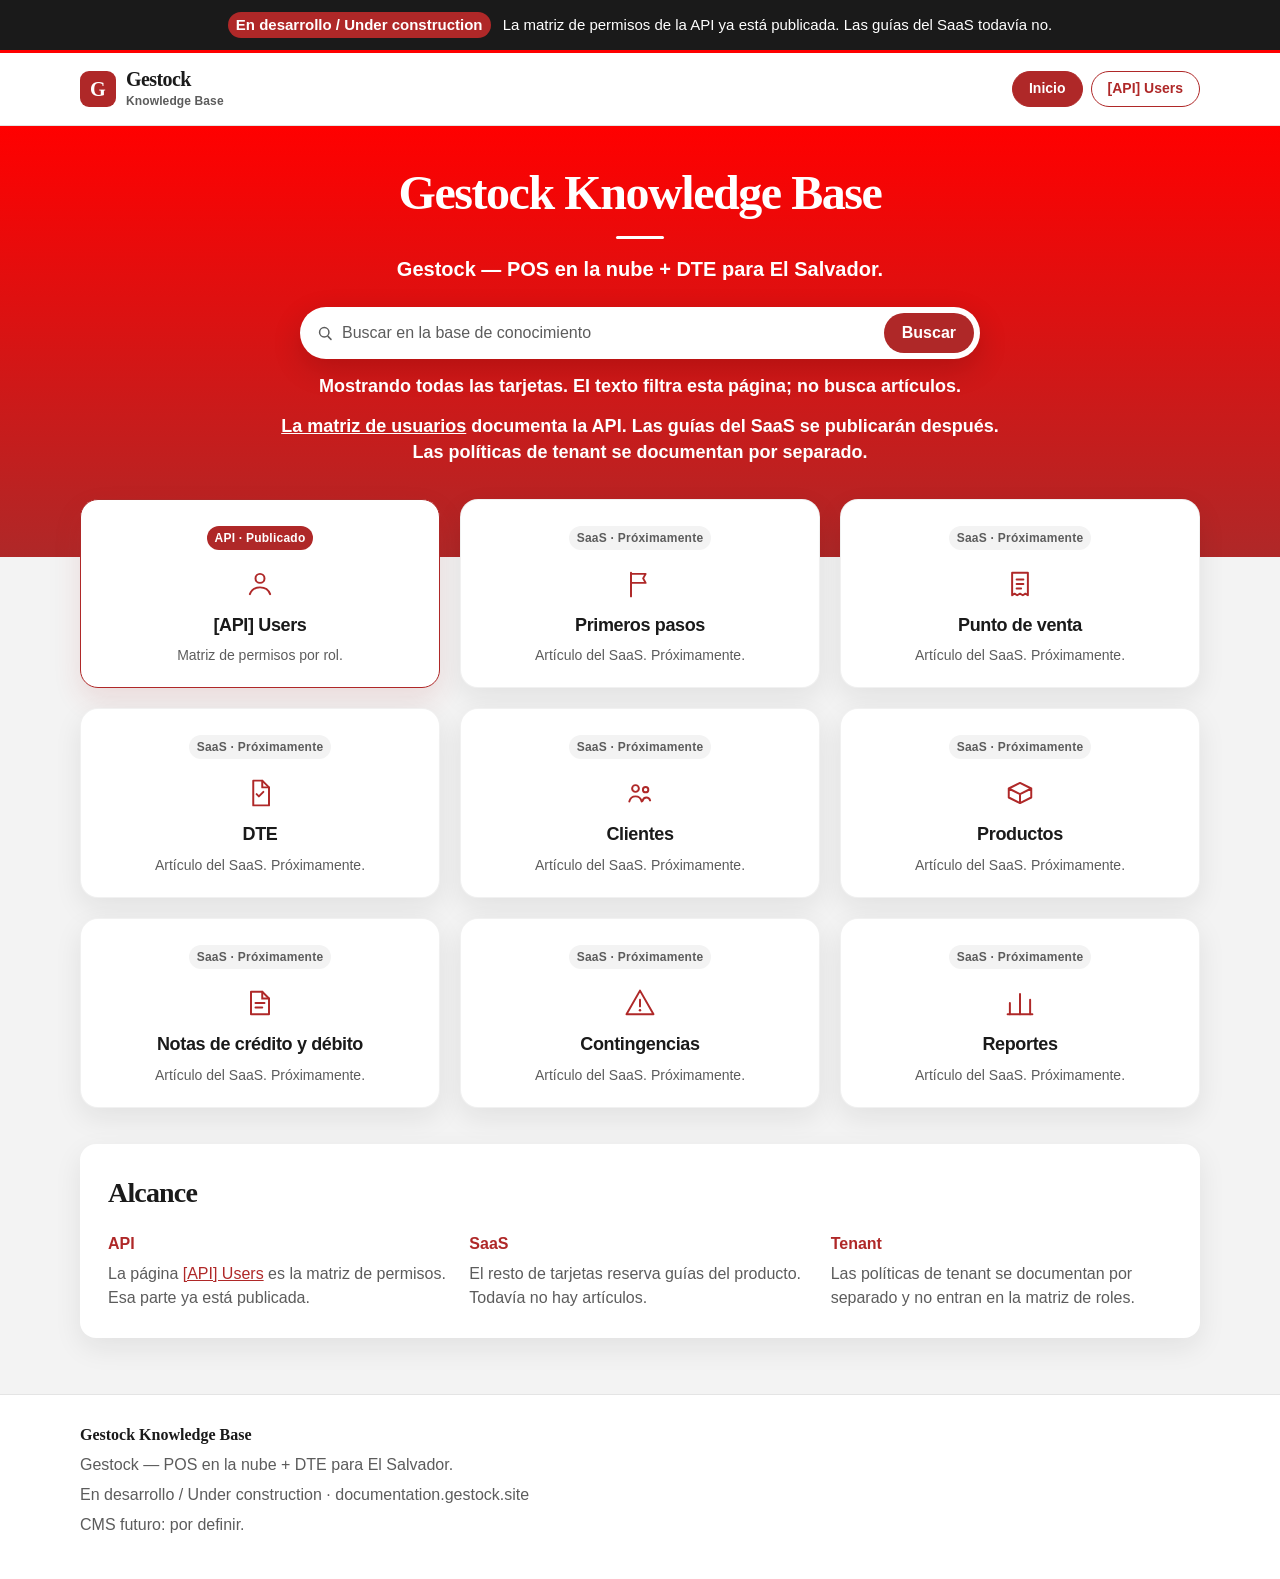
<file: index.html>
<!DOCTYPE html>
<html lang="es">
<head>
  <meta charset="utf-8">
  <meta name="viewport" content="width=device-width, initial-scale=1">
  <title>Gestock Knowledge Base</title>
  <meta name="description" content="Gestock — POS en la nube + DTE para El Salvador. Base de conocimiento en desarrollo.">
  <link rel="canonical" href="https://documentation.gestock.site/">
  <meta property="og:title" content="Gestock Knowledge Base">
  <meta property="og:description" content="Gestock — POS en la nube + DTE para El Salvador.">
  <meta property="og:type" content="website">
  <meta property="og:url" content="https://documentation.gestock.site/">
  <link rel="icon" href="assets/favicon.svg" type="image/svg+xml">
  <link rel="stylesheet" href="assets/css/site.css">
</head>
<body>
  <a class="skip" href="#contenido">Saltar al contenido</a>
  <div class="banner" role="status">
    <p><span class="banner-kicker">En desarrollo / Under construction</span> La matriz de permisos de la API ya está publicada. Las guías del SaaS todavía no.</p>
  </div>
  <header class="site-header">
    <div class="wrap header-inner">
      <a class="brand" href="index.html">
        <svg class="brand-mark" viewBox="0 0 32 32" aria-hidden="true">
          <rect width="32" height="32" rx="8" fill="#af2828"/>
          <text x="16" y="22" text-anchor="middle" font-family="Georgia, 'Times New Roman', serif" font-size="18" font-weight="700" fill="#ffffff">G</text>
        </svg>
        <span class="brand-text">
          <span class="brand-name">Gestock</span>
          <span class="brand-sub">Knowledge Base</span>
        </span>
      </a>
      <nav class="nav" aria-label="Principal">
        <a href="index.html" aria-current="page">Inicio</a>
        <a href="api/users.html">[API] Users</a>
      </nav>
    </div>
  </header>
  <main id="contenido">
    <section class="hero">
      <div class="wrap">
        <h1>Gestock Knowledge Base</h1>
        <p class="lead">Gestock — POS en la nube + DTE para El Salvador.</p>
        <form id="kb-search-form" class="search" role="search" action="index.html" method="get">
          <label class="sr-only" for="kb-search">Buscar en la base de conocimiento</label>
          <svg class="search-icon" viewBox="0 0 24 24" aria-hidden="true">
            <circle cx="11" cy="11" r="6.25" fill="none" stroke="currentColor" stroke-width="2"/>
            <path d="M16 16.5L20 20.5" fill="none" stroke="currentColor" stroke-width="2" stroke-linecap="round"/>
          </svg>
          <input id="kb-search" name="q" type="search" placeholder="Buscar en la base de conocimiento" autocomplete="off" enterkeyhint="search">
          <button type="submit">Buscar</button>
        </form>
        <p id="search-status" class="search-status" aria-live="polite">Mostrando todas las tarjetas. El texto filtra esta página; no busca artículos.</p>
        <p class="hero-note"><a href="api/users.html">La matriz de usuarios</a> documenta la API. Las guías del SaaS se publicarán después. Las políticas de tenant se documentan por separado.</p>
        <noscript>
          <p class="hero-note">Sin JavaScript se listan todas las tarjetas. El filtro local no corre.</p>
        </noscript>
      </div>
    </section>
    <div class="wrap">
      <section id="tarjetas" class="directory" aria-label="Secciones">
        <a class="card card-live" href="api/users.html" data-search="api users usuarios roles permiso permisos matriz superadmin org_admin store_admin user companies stores sales customers products credit_notes debit_notes dte dashboard correlatives tax_info hacienda_access contingencies download_pdf download_bulk">
          <span class="badge badge-live">API · Publicado</span>
          <svg class="icon" viewBox="0 0 32 32" aria-hidden="true">
            <circle cx="16" cy="11" r="4" fill="none" stroke="currentColor" stroke-width="1.75"/>
            <path d="M7 25c1.4-4 4.4-6 9-6s7.6 2 9 6" fill="none" stroke="currentColor" stroke-width="1.75" stroke-linecap="round"/>
          </svg>
          <h2>[API] Users</h2>
          <p>Matriz de permisos por rol.</p>
        </a>
        <article class="card" data-search="primeros pasos arranque inicio guia saas">
          <span class="badge">SaaS · Próximamente</span>
          <svg class="icon" viewBox="0 0 32 32" aria-hidden="true">
            <path d="M8 27V6M8 7h13l-2.2 4 2.2 4H8" fill="none" stroke="currentColor" stroke-width="1.75" stroke-linejoin="round" stroke-linecap="round"/>
          </svg>
          <h2>Primeros pasos</h2>
          <p>Artículo del SaaS. Próximamente.</p>
        </article>
        <article class="card" data-search="punto de venta pos guia saas">
          <span class="badge">SaaS · Próximamente</span>
          <svg class="icon" viewBox="0 0 32 32" aria-hidden="true">
            <path d="M9 6h14v20l-2.2-1.4L18.5 26l-2.5-1.4L13.5 26l-2.3-1.4L9 26V6z" fill="none" stroke="currentColor" stroke-width="1.75" stroke-linejoin="round"/>
            <path d="M13 12h6M13 16h6M13 20h4" fill="none" stroke="currentColor" stroke-width="1.75" stroke-linecap="round"/>
          </svg>
          <h2>Punto de venta</h2>
          <p>Artículo del SaaS. Próximamente.</p>
        </article>
        <article class="card" data-search="dte documento tributario documentos guia saas">
          <span class="badge">SaaS · Próximamente</span>
          <svg class="icon" viewBox="0 0 32 32" aria-hidden="true">
            <path d="M10 5h8l6 6v16H10V5z" fill="none" stroke="currentColor" stroke-width="1.75" stroke-linejoin="round"/>
            <path d="M18 5v6h6M13 17l2 2 4-4" fill="none" stroke="currentColor" stroke-width="1.75" stroke-linecap="round" stroke-linejoin="round"/>
          </svg>
          <h2>DTE</h2>
          <p>Artículo del SaaS. Próximamente.</p>
        </article>
        <article class="card" data-search="clientes customers guia saas">
          <span class="badge">SaaS · Próximamente</span>
          <svg class="icon" viewBox="0 0 32 32" aria-hidden="true">
            <circle cx="12" cy="12" r="3" fill="none" stroke="currentColor" stroke-width="1.75"/>
            <circle cx="21" cy="13" r="2.4" fill="none" stroke="currentColor" stroke-width="1.75"/>
            <path d="M6.5 23.5c.8-3 2.8-4.5 5.5-4.5s4.7 1.5 5.5 4.5M18.2 23.2c.5-2 1.8-3.2 3.5-3.2 1.6 0 2.8 1 3.3 2.6" fill="none" stroke="currentColor" stroke-width="1.75" stroke-linecap="round"/>
          </svg>
          <h2>Clientes</h2>
          <p>Artículo del SaaS. Próximamente.</p>
        </article>
        <article class="card" data-search="productos products guia saas">
          <span class="badge">SaaS · Próximamente</span>
          <svg class="icon" viewBox="0 0 32 32" aria-hidden="true">
            <path d="M6 12 16 7l10 5-10 5L6 12zM6 12v8l10 5 10-5v-8M16 17v8" fill="none" stroke="currentColor" stroke-width="1.75" stroke-linejoin="round" stroke-linecap="round"/>
          </svg>
          <h2>Productos</h2>
          <p>Artículo del SaaS. Próximamente.</p>
        </article>
        <article class="card" data-search="notas credito debito credit_notes debit_notes guia saas">
          <span class="badge">SaaS · Próximamente</span>
          <svg class="icon" viewBox="0 0 32 32" aria-hidden="true">
            <path d="M8 6h10l6 6v14H8V6z" fill="none" stroke="currentColor" stroke-width="1.75" stroke-linejoin="round"/>
            <path d="M18 6v6h6M12 16h8M12 20h6" fill="none" stroke="currentColor" stroke-width="1.75" stroke-linecap="round"/>
          </svg>
          <h2>Notas de crédito y débito</h2>
          <p>Artículo del SaaS. Próximamente.</p>
        </article>
        <article class="card" data-search="contingencias contingencies guia saas">
          <span class="badge">SaaS · Próximamente</span>
          <svg class="icon" viewBox="0 0 32 32" aria-hidden="true">
            <path d="M16 5 28 26H4L16 5z" fill="none" stroke="currentColor" stroke-width="1.75" stroke-linejoin="round"/>
            <path d="M16 13v6" fill="none" stroke="currentColor" stroke-width="1.75" stroke-linecap="round"/>
            <circle cx="16" cy="22.5" r="1.1" fill="currentColor"/>
          </svg>
          <h2>Contingencias</h2>
          <p>Artículo del SaaS. Próximamente.</p>
        </article>
        <article class="card" data-search="reportes dashboard pdf guia saas">
          <span class="badge">SaaS · Próximamente</span>
          <svg class="icon" viewBox="0 0 32 32" aria-hidden="true">
            <path d="M7 26V16M16 26V8M25 26V13" fill="none" stroke="currentColor" stroke-width="1.75" stroke-linecap="round"/>
            <path d="M5 26h22" fill="none" stroke="currentColor" stroke-width="1.75" stroke-linecap="round"/>
          </svg>
          <h2>Reportes</h2>
          <p>Artículo del SaaS. Próximamente.</p>
        </article>
      </section>
      <p id="search-empty" class="empty" hidden>Ninguna tarjeta coincide. El buscador de artículos depende del CMS, que sigue por definir.</p>
      <section class="scope" aria-labelledby="alcance-titulo">
        <h2 id="alcance-titulo">Alcance</h2>
        <dl>
          <div>
            <dt>API</dt>
            <dd>La página <a href="api/users.html">[API] Users</a> es la matriz de permisos. Esa parte ya está publicada.</dd>
          </div>
          <div>
            <dt>SaaS</dt>
            <dd>El resto de tarjetas reserva guías del producto. Todavía no hay artículos.</dd>
          </div>
          <div>
            <dt>Tenant</dt>
            <dd>Las políticas de tenant se documentan por separado y no entran en la matriz de roles.</dd>
          </div>
        </dl>
      </section>
    </div>
  </main>
  <footer class="site-footer">
    <div class="wrap">
      <p class="footer-brand">Gestock Knowledge Base</p>
      <p>Gestock — POS en la nube + DTE para El Salvador.</p>
      <p>En desarrollo / Under construction · documentation.gestock.site</p>
      <p>CMS futuro: por definir.</p>
    </div>
  </footer>
  <script src="assets/js/search.js"></script>
</body>
</html>
</file>
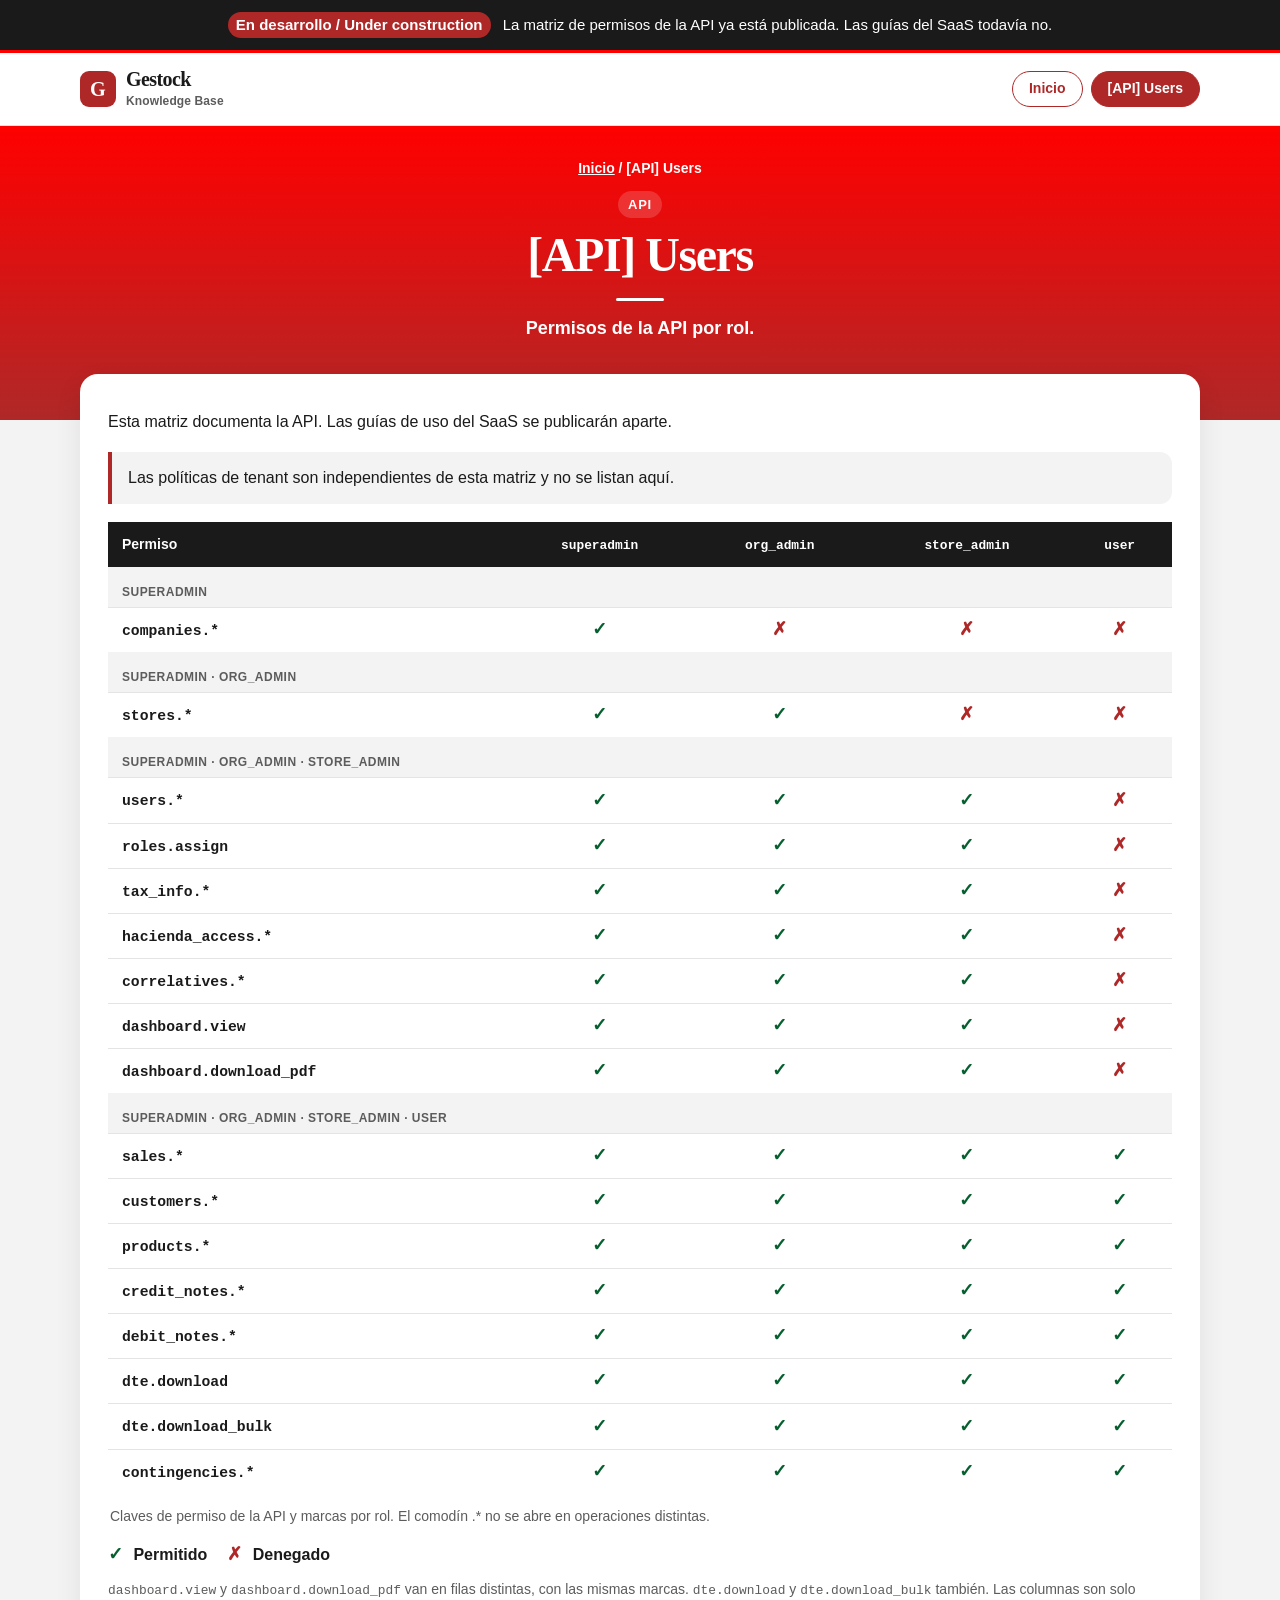
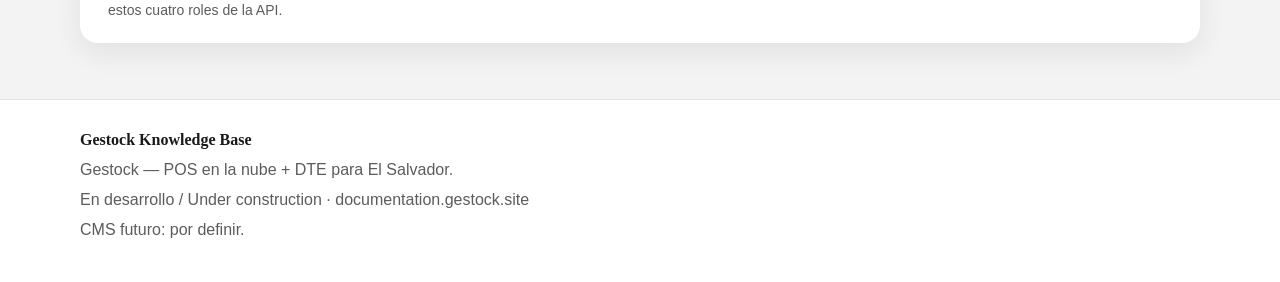
<file: api/users.html>
<!DOCTYPE html>
<html lang="es">
<head>
  <meta charset="utf-8">
  <meta name="viewport" content="width=device-width, initial-scale=1">
  <title>[API] Users · Gestock Knowledge Base</title>
  <meta name="description" content="Matriz de permisos de la API de Gestock por rol: superadmin, org_admin, store_admin y user.">
  <link rel="canonical" href="https://documentation.gestock.site/api/users.html">
  <meta property="og:title" content="[API] Users · Gestock Knowledge Base">
  <meta property="og:description" content="Permisos de la API por rol. Las políticas de tenant se documentan por separado.">
  <meta property="og:type" content="article">
  <meta property="og:url" content="https://documentation.gestock.site/api/users.html">
  <link rel="icon" href="../assets/favicon.svg" type="image/svg+xml">
  <link rel="stylesheet" href="../assets/css/site.css">
</head>
<body>
  <a class="skip" href="#contenido">Saltar al contenido</a>
  <div class="banner" role="status">
    <p><span class="banner-kicker">En desarrollo / Under construction</span> La matriz de permisos de la API ya está publicada. Las guías del SaaS todavía no.</p>
  </div>
  <header class="site-header">
    <div class="wrap header-inner">
      <a class="brand" href="../index.html">
        <svg class="brand-mark" viewBox="0 0 32 32" aria-hidden="true">
          <rect width="32" height="32" rx="8" fill="#af2828"/>
          <text x="16" y="22" text-anchor="middle" font-family="Georgia, 'Times New Roman', serif" font-size="18" font-weight="700" fill="#ffffff">G</text>
        </svg>
        <span class="brand-text">
          <span class="brand-name">Gestock</span>
          <span class="brand-sub">Knowledge Base</span>
        </span>
      </a>
      <nav class="nav" aria-label="Principal">
        <a href="../index.html">Inicio</a>
        <a href="users.html" aria-current="page">[API] Users</a>
      </nav>
    </div>
  </header>
  <main id="contenido">
    <section class="page-hero">
      <div class="wrap">
        <p class="crumb"><a href="../index.html">Inicio</a> <span aria-hidden="true">/</span> [API] Users</p>
        <p class="eyebrow">API</p>
        <h1>[API] Users</h1>
        <p class="deck">Permisos de la API por rol.</p>
      </div>
    </section>
    <div class="wrap">
      <article class="panel">
        <p class="lede" id="matriz-nota">Esta matriz documenta la API. Las guías de uso del SaaS se publicarán aparte.</p>
        <p class="callout" id="tenant-nota">Las políticas de tenant son independientes de esta matriz y no se listan aquí.</p>
        <p class="scroll-hint">En pantallas angostas, desliza la tabla para ver los cuatro roles.</p>
        <div class="table-scroll">
          <table id="matriz" aria-describedby="matriz-nota tenant-nota">
            <caption>Claves de permiso de la API y marcas por rol. El comodín .* no se abre en operaciones distintas.</caption>
            <thead>
              <tr>
                <th scope="col">Permiso</th>
                <th scope="col"><code translate="no">superadmin</code></th>
                <th scope="col"><code translate="no">org_admin</code></th>
                <th scope="col"><code translate="no">store_admin</code></th>
                <th scope="col"><code translate="no">user</code></th>
              </tr>
            </thead>
            <tbody>
              <tr class="group"><td colspan="5">superadmin</td></tr>
              <tr data-permission="companies.*">
                <th scope="row"><code translate="no">companies.*</code></th>
                <td data-access="yes"><span class="mark yes" aria-label="Permitido">✓</span></td>
                <td data-access="no"><span class="mark no" aria-label="Denegado">✗</span></td>
                <td data-access="no"><span class="mark no" aria-label="Denegado">✗</span></td>
                <td data-access="no"><span class="mark no" aria-label="Denegado">✗</span></td>
              </tr>
              <tr class="group"><td colspan="5">superadmin · org_admin</td></tr>
              <tr data-permission="stores.*">
                <th scope="row"><code translate="no">stores.*</code></th>
                <td data-access="yes"><span class="mark yes" aria-label="Permitido">✓</span></td>
                <td data-access="yes"><span class="mark yes" aria-label="Permitido">✓</span></td>
                <td data-access="no"><span class="mark no" aria-label="Denegado">✗</span></td>
                <td data-access="no"><span class="mark no" aria-label="Denegado">✗</span></td>
              </tr>
              <tr class="group"><td colspan="5">superadmin · org_admin · store_admin</td></tr>
              <tr data-permission="users.*">
                <th scope="row"><code translate="no">users.*</code></th>
                <td data-access="yes"><span class="mark yes" aria-label="Permitido">✓</span></td>
                <td data-access="yes"><span class="mark yes" aria-label="Permitido">✓</span></td>
                <td data-access="yes"><span class="mark yes" aria-label="Permitido">✓</span></td>
                <td data-access="no"><span class="mark no" aria-label="Denegado">✗</span></td>
              </tr>
              <tr data-permission="roles.assign">
                <th scope="row"><code translate="no">roles.assign</code></th>
                <td data-access="yes"><span class="mark yes" aria-label="Permitido">✓</span></td>
                <td data-access="yes"><span class="mark yes" aria-label="Permitido">✓</span></td>
                <td data-access="yes"><span class="mark yes" aria-label="Permitido">✓</span></td>
                <td data-access="no"><span class="mark no" aria-label="Denegado">✗</span></td>
              </tr>
              <tr data-permission="tax_info.*">
                <th scope="row"><code translate="no">tax_info.*</code></th>
                <td data-access="yes"><span class="mark yes" aria-label="Permitido">✓</span></td>
                <td data-access="yes"><span class="mark yes" aria-label="Permitido">✓</span></td>
                <td data-access="yes"><span class="mark yes" aria-label="Permitido">✓</span></td>
                <td data-access="no"><span class="mark no" aria-label="Denegado">✗</span></td>
              </tr>
              <tr data-permission="hacienda_access.*">
                <th scope="row"><code translate="no">hacienda_access.*</code></th>
                <td data-access="yes"><span class="mark yes" aria-label="Permitido">✓</span></td>
                <td data-access="yes"><span class="mark yes" aria-label="Permitido">✓</span></td>
                <td data-access="yes"><span class="mark yes" aria-label="Permitido">✓</span></td>
                <td data-access="no"><span class="mark no" aria-label="Denegado">✗</span></td>
              </tr>
              <tr data-permission="correlatives.*">
                <th scope="row"><code translate="no">correlatives.*</code></th>
                <td data-access="yes"><span class="mark yes" aria-label="Permitido">✓</span></td>
                <td data-access="yes"><span class="mark yes" aria-label="Permitido">✓</span></td>
                <td data-access="yes"><span class="mark yes" aria-label="Permitido">✓</span></td>
                <td data-access="no"><span class="mark no" aria-label="Denegado">✗</span></td>
              </tr>
              <tr data-permission="dashboard.view">
                <th scope="row"><code translate="no">dashboard.view</code></th>
                <td data-access="yes"><span class="mark yes" aria-label="Permitido">✓</span></td>
                <td data-access="yes"><span class="mark yes" aria-label="Permitido">✓</span></td>
                <td data-access="yes"><span class="mark yes" aria-label="Permitido">✓</span></td>
                <td data-access="no"><span class="mark no" aria-label="Denegado">✗</span></td>
              </tr>
              <tr data-permission="dashboard.download_pdf">
                <th scope="row"><code translate="no">dashboard.download_pdf</code></th>
                <td data-access="yes"><span class="mark yes" aria-label="Permitido">✓</span></td>
                <td data-access="yes"><span class="mark yes" aria-label="Permitido">✓</span></td>
                <td data-access="yes"><span class="mark yes" aria-label="Permitido">✓</span></td>
                <td data-access="no"><span class="mark no" aria-label="Denegado">✗</span></td>
              </tr>
              <tr class="group"><td colspan="5">superadmin · org_admin · store_admin · user</td></tr>
              <tr data-permission="sales.*">
                <th scope="row"><code translate="no">sales.*</code></th>
                <td data-access="yes"><span class="mark yes" aria-label="Permitido">✓</span></td>
                <td data-access="yes"><span class="mark yes" aria-label="Permitido">✓</span></td>
                <td data-access="yes"><span class="mark yes" aria-label="Permitido">✓</span></td>
                <td data-access="yes"><span class="mark yes" aria-label="Permitido">✓</span></td>
              </tr>
              <tr data-permission="customers.*">
                <th scope="row"><code translate="no">customers.*</code></th>
                <td data-access="yes"><span class="mark yes" aria-label="Permitido">✓</span></td>
                <td data-access="yes"><span class="mark yes" aria-label="Permitido">✓</span></td>
                <td data-access="yes"><span class="mark yes" aria-label="Permitido">✓</span></td>
                <td data-access="yes"><span class="mark yes" aria-label="Permitido">✓</span></td>
              </tr>
              <tr data-permission="products.*">
                <th scope="row"><code translate="no">products.*</code></th>
                <td data-access="yes"><span class="mark yes" aria-label="Permitido">✓</span></td>
                <td data-access="yes"><span class="mark yes" aria-label="Permitido">✓</span></td>
                <td data-access="yes"><span class="mark yes" aria-label="Permitido">✓</span></td>
                <td data-access="yes"><span class="mark yes" aria-label="Permitido">✓</span></td>
              </tr>
              <tr data-permission="credit_notes.*">
                <th scope="row"><code translate="no">credit_notes.*</code></th>
                <td data-access="yes"><span class="mark yes" aria-label="Permitido">✓</span></td>
                <td data-access="yes"><span class="mark yes" aria-label="Permitido">✓</span></td>
                <td data-access="yes"><span class="mark yes" aria-label="Permitido">✓</span></td>
                <td data-access="yes"><span class="mark yes" aria-label="Permitido">✓</span></td>
              </tr>
              <tr data-permission="debit_notes.*">
                <th scope="row"><code translate="no">debit_notes.*</code></th>
                <td data-access="yes"><span class="mark yes" aria-label="Permitido">✓</span></td>
                <td data-access="yes"><span class="mark yes" aria-label="Permitido">✓</span></td>
                <td data-access="yes"><span class="mark yes" aria-label="Permitido">✓</span></td>
                <td data-access="yes"><span class="mark yes" aria-label="Permitido">✓</span></td>
              </tr>
              <tr data-permission="dte.download">
                <th scope="row"><code translate="no">dte.download</code></th>
                <td data-access="yes"><span class="mark yes" aria-label="Permitido">✓</span></td>
                <td data-access="yes"><span class="mark yes" aria-label="Permitido">✓</span></td>
                <td data-access="yes"><span class="mark yes" aria-label="Permitido">✓</span></td>
                <td data-access="yes"><span class="mark yes" aria-label="Permitido">✓</span></td>
              </tr>
              <tr data-permission="dte.download_bulk">
                <th scope="row"><code translate="no">dte.download_bulk</code></th>
                <td data-access="yes"><span class="mark yes" aria-label="Permitido">✓</span></td>
                <td data-access="yes"><span class="mark yes" aria-label="Permitido">✓</span></td>
                <td data-access="yes"><span class="mark yes" aria-label="Permitido">✓</span></td>
                <td data-access="yes"><span class="mark yes" aria-label="Permitido">✓</span></td>
              </tr>
              <tr data-permission="contingencies.*">
                <th scope="row"><code translate="no">contingencies.*</code></th>
                <td data-access="yes"><span class="mark yes" aria-label="Permitido">✓</span></td>
                <td data-access="yes"><span class="mark yes" aria-label="Permitido">✓</span></td>
                <td data-access="yes"><span class="mark yes" aria-label="Permitido">✓</span></td>
                <td data-access="yes"><span class="mark yes" aria-label="Permitido">✓</span></td>
              </tr>
            </tbody>
          </table>
        </div>
        <ul class="legend">
          <li><span class="mark yes" aria-hidden="true">✓</span> Permitido</li>
          <li><span class="mark no" aria-hidden="true">✗</span> Denegado</li>
        </ul>
        <p class="fine"><code translate="no">dashboard.view</code> y <code translate="no">dashboard.download_pdf</code> van en filas distintas, con las mismas marcas. <code translate="no">dte.download</code> y <code translate="no">dte.download_bulk</code> también. Las columnas son solo estos cuatro roles de la API.</p>
      </article>
    </div>
  </main>
  <footer class="site-footer">
    <div class="wrap">
      <p class="footer-brand">Gestock Knowledge Base</p>
      <p>Gestock — POS en la nube + DTE para El Salvador.</p>
      <p>En desarrollo / Under construction · documentation.gestock.site</p>
      <p>CMS futuro: por definir.</p>
    </div>
  </footer>
</body>
</html>
</file>
<file: assets/css/site.css>
/* Gestock tokens: CTA #af2828, #ff0000, gradient #ff0000 → #af2828, bg #f3f3f3, ink #1a1a1a, muted #5c5c5c. */

:root {
  --cta: #af2828;
  --red: #ff0000;
  --bg: #f3f3f3;
  --ink: #1a1a1a;
  --muted: #5c5c5c;
  --white: #ffffff;
  --line: #e4e4e4;
  --hero: linear-gradient(180deg, #ff0000 0%, #af2828 100%);
  --sans: "Noto Sans", "Segoe UI", "Helvetica Neue", Arial, sans-serif;
  --serif: "Noto Serif", Georgia, "Times New Roman", serif;
  --mono: "JetBrains Mono", ui-monospace, SFMono-Regular, Menlo, Consolas, monospace;
  --shadow: 0 10px 28px rgba(26, 26, 26, 0.08);
  --yes: #065f2e;
}

*,
*::before,
*::after {
  box-sizing: border-box;
}

[hidden] {
  display: none !important;
}

html {
  color-scheme: light;
}

body {
  margin: 0;
  min-height: 100vh;
  display: flex;
  flex-direction: column;
  background: var(--bg);
  color: var(--ink);
  font-family: var(--sans);
  font-size: 16px;
  line-height: 1.5;
}

main {
  flex: 1;
}

img,
svg {
  display: block;
}

button,
input {
  font: inherit;
}

a {
  color: var(--cta);
}

a:hover {
  color: var(--red);
}

:focus-visible {
  outline: 2px solid var(--ink);
  outline-offset: 3px;
}

::selection {
  background: var(--cta);
  color: var(--white);
}

code {
  font-family: var(--mono);
  font-size: 0.92em;
}

.skip {
  position: absolute;
  left: 16px;
  top: 0;
  z-index: 40;
  transform: translateY(-120%);
  background: var(--white);
  color: var(--ink);
  padding: 8px 12px;
  border-radius: 8px;
}

.skip:focus {
  transform: none;
}

.wrap {
  width: min(1120px, calc(100% - 32px));
  margin-inline: auto;
}

.banner {
  background: var(--ink);
  color: var(--white);
  border-bottom: 3px solid var(--red);
  text-align: center;
}

.banner p {
  width: min(1120px, calc(100% - 32px));
  margin: 0 auto;
  padding: 12px 0;
  font-size: 15px;
  line-height: 1.45;
}

.banner-kicker {
  display: inline-block;
  margin-right: 8px;
  padding: 2px 8px;
  border-radius: 999px;
  background: var(--cta);
  color: var(--white);
  font-weight: 700;
}

.site-header {
  background: var(--white);
  border-bottom: 1px solid var(--line);
}

.header-inner {
  display: flex;
  align-items: center;
  justify-content: space-between;
  gap: 16px 24px;
  min-height: 72px;
  padding: 10px 0;
  flex-wrap: wrap;
}

.brand {
  display: flex;
  align-items: center;
  gap: 10px;
  text-decoration: none;
  color: inherit;
}

.brand-mark {
  width: 36px;
  height: 36px;
  flex: none;
}

.brand-name {
  display: block;
  font-family: var(--serif);
  font-weight: 700;
  font-size: 20px;
  letter-spacing: -0.03em;
  line-height: 1.1;
  color: var(--ink);
}

.brand-sub {
  display: block;
  margin-top: 2px;
  color: var(--muted);
  font-size: 12px;
  font-weight: 600;
  letter-spacing: 0.01em;
}

.nav {
  display: flex;
  flex-wrap: wrap;
  gap: 8px;
}

.nav a {
  display: inline-flex;
  align-items: center;
  height: 36px;
  padding: 0 16px;
  border: 1.5px solid var(--cta);
  border-radius: 999px;
  color: var(--cta);
  background: var(--white);
  font-size: 14px;
  font-weight: 700;
  text-decoration: none;
}

.nav a:hover,
.nav a[aria-current="page"] {
  background: var(--cta);
  color: var(--white);
}

.hero,
.page-hero {
  background: var(--hero);
  color: var(--white);
}

.hero {
  padding: 40px 0 92px;
  text-align: center;
}

.hero h1,
.page-hero h1 {
  margin: 0;
  font-family: var(--serif);
  font-size: clamp(34px, 5vw, 48px);
  font-weight: 700;
  letter-spacing: -0.03em;
  line-height: 1.12;
}

.hero h1::after,
.page-hero h1::after {
  content: "";
  display: block;
  width: 48px;
  height: 3px;
  margin: 16px auto 0;
  background: var(--white);
  border-radius: 999px;
}

.lead {
  margin: 16px auto 0;
  max-width: 720px;
  font-size: 20px;
  font-weight: 700;
  line-height: 1.4;
}

.search {
  display: flex;
  align-items: center;
  gap: 8px;
  max-width: 680px;
  margin: 24px auto 0;
  padding: 6px 6px 6px 16px;
  background: var(--white);
  border-radius: 999px;
  box-shadow: 0 10px 30px rgba(0, 0, 0, 0.16);
}

.search-icon {
  width: 18px;
  height: 18px;
  flex: none;
  color: var(--muted);
}

.search input {
  flex: 1;
  min-width: 0;
  height: 40px;
  border: 0;
  padding: 0;
  background: transparent;
  color: var(--ink);
  outline: none;
}

.search input::placeholder {
  color: var(--muted);
  opacity: 1;
}

.search:focus-within {
  box-shadow: 0 0 0 3px rgba(255, 255, 255, 0.9), 0 10px 30px rgba(0, 0, 0, 0.16);
}

.search button {
  border: 0;
  height: 40px;
  padding: 0 18px;
  border-radius: 999px;
  background: var(--cta);
  color: var(--white);
  font-weight: 700;
  cursor: pointer;
}

.search button:hover {
  background: var(--red);
}

.search-status,
.hero-note {
  max-width: 720px;
  margin: 14px auto 0;
  font-size: 18px;
  font-weight: 700;
  line-height: 1.45;
}

.hero-note a {
  color: var(--white);
}

.directory {
  position: relative;
  z-index: 1;
  display: grid;
  grid-template-columns: repeat(3, minmax(0, 1fr));
  gap: 20px;
  margin-top: -58px;
}

.card {
  display: flex;
  flex-direction: column;
  align-items: center;
  height: 100%;
  padding: 26px 20px 22px;
  background: var(--white);
  border: 1px solid rgba(26, 26, 26, 0.06);
  border-radius: 18px;
  box-shadow: var(--shadow);
  text-align: center;
  color: inherit;
}

a.card {
  text-decoration: none;
}

.card-live {
  border-color: var(--cta);
  box-shadow: 0 12px 28px rgba(175, 40, 40, 0.12);
  transition: transform 160ms ease, box-shadow 160ms ease;
}

.card-live:hover {
  transform: translateY(-3px);
  box-shadow: 0 16px 32px rgba(175, 40, 40, 0.18);
}

.icon {
  width: 36px;
  height: 36px;
  margin: 4px auto 12px;
  color: var(--cta);
}

.badge {
  display: inline-block;
  margin: 0 0 12px;
  padding: 3px 8px;
  border-radius: 999px;
  background: var(--bg);
  color: var(--muted);
  font-size: 12px;
  font-weight: 700;
  letter-spacing: 0.02em;
}

.badge-live {
  background: var(--cta);
  color: var(--white);
}

.card h2 {
  margin: 0 0 8px;
  font-family: var(--sans);
  font-size: 18px;
  font-weight: 700;
  letter-spacing: -0.02em;
  line-height: 1.3;
  color: var(--ink);
}

.card p {
  margin: 0;
  color: var(--muted);
  font-size: 14px;
  line-height: 1.45;
}

.empty {
  margin: 20px 0 0;
  padding: 28px 20px;
  border: 1.5px dashed #c4c4c4;
  border-radius: 16px;
  background: var(--white);
  color: var(--muted);
  text-align: center;
}

.scope {
  margin: 36px 0 8px;
  padding: 28px;
  background: var(--white);
  border-radius: 16px;
  box-shadow: var(--shadow);
}

.scope h2,
.panel h2 {
  margin: 0;
  font-family: var(--serif);
  font-size: 28px;
  letter-spacing: -0.03em;
}

.scope dl {
  display: grid;
  grid-template-columns: repeat(3, minmax(0, 1fr));
  gap: 20px;
  margin: 18px 0 0;
}

.scope dt {
  margin-bottom: 6px;
  color: var(--cta);
  font-weight: 700;
}

.scope dd {
  margin: 0;
  color: var(--muted);
}

.page-hero {
  padding: 32px 0 78px;
  text-align: center;
}

.crumb {
  margin: 0 0 12px;
  font-size: 14px;
  font-weight: 700;
}

.crumb a,
.page-hero .crumb {
  color: var(--white);
}

.eyebrow {
  display: inline-block;
  margin: 0 0 10px;
  padding: 4px 10px;
  border-radius: 999px;
  background: rgba(255, 255, 255, 0.16);
  font-size: 13px;
  font-weight: 700;
  letter-spacing: 0.06em;
  text-transform: uppercase;
}

.page-hero .deck {
  max-width: 680px;
  margin: 14px auto 0;
  font-size: 18px;
  font-weight: 700;
}

.panel {
  position: relative;
  z-index: 1;
  margin-top: -46px;
  margin-bottom: 8px;
  padding: 28px 28px 22px;
  background: var(--white);
  border-radius: 18px;
  box-shadow: var(--shadow);
}

.panel .lede {
  margin: 8px 0 0;
  max-width: 70ch;
  color: var(--ink);
}

.callout {
  margin: 18px 0 0;
  padding: 14px 16px;
  border-left: 4px solid var(--cta);
  border-radius: 0 12px 12px 0;
  background: var(--bg);
  color: var(--ink);
}

.scroll-hint {
  display: none;
  margin: 18px 0 0;
  color: var(--muted);
  font-size: 14px;
}

.table-scroll {
  margin-top: 18px;
  overflow-x: auto;
  -webkit-overflow-scrolling: touch;
}

table {
  width: max(100%, 760px);
  border-collapse: collapse;
}

th,
td {
  white-space: nowrap;
}

caption {
  caption-side: bottom;
  padding: 12px 2px 0;
  color: var(--muted);
  font-size: 14px;
  text-align: left;
}

thead th {
  padding: 12px 14px;
  background: var(--ink);
  color: var(--white);
  font-size: 14px;
  font-weight: 700;
  text-align: center;
}

thead th:first-child,
tbody th[scope="row"] {
  position: sticky;
  left: 0;
  text-align: left;
}

thead th:first-child {
  z-index: 2;
}

tbody th[scope="row"] {
  z-index: 1;
  min-width: 14rem;
  padding: 10px 14px;
  font-weight: 600;
  background: var(--white);
  box-shadow: 1px 0 0 var(--line);
}

td {
  padding: 10px 14px;
  text-align: center;
}

tr[data-permission] + tr[data-permission] th,
tr[data-permission] + tr[data-permission] td,
tr.group + tr[data-permission] th,
tr.group + tr[data-permission] td {
  border-top: 1px solid var(--line);
}

tr.group td {
  padding: 16px 14px 6px;
  background: var(--bg);
  color: var(--muted);
  font-size: 12px;
  font-weight: 700;
  letter-spacing: 0.04em;
  text-align: left;
  text-transform: uppercase;
  white-space: normal;
}

tr[data-permission]:hover th,
tr[data-permission]:hover td {
  background: #fff6f6;
}

.mark {
  font-size: 18px;
  font-weight: 700;
  line-height: 1;
}

.mark.yes {
  color: var(--yes);
}

.mark.no {
  color: var(--cta);
}

.legend {
  display: flex;
  flex-wrap: wrap;
  gap: 8px 20px;
  margin: 16px 0 0;
  padding: 0;
  list-style: none;
  color: var(--ink);
  font-weight: 700;
}

.legend .mark {
  margin-right: 6px;
}

.fine {
  margin: 12px 0 0;
  color: var(--muted);
  font-size: 14px;
}

.site-footer {
  margin-top: 48px;
  padding: 28px 0 36px;
  background: var(--white);
  border-top: 1px solid var(--line);
  color: var(--muted);
}

.site-footer p {
  margin: 0 0 6px;
}

.footer-brand {
  color: var(--ink);
  font-family: var(--serif);
  font-weight: 700;
}

.sr-only {
  position: absolute;
  width: 1px;
  height: 1px;
  padding: 0;
  margin: -1px;
  overflow: hidden;
  clip: rect(0, 0, 0, 0);
  white-space: nowrap;
  border: 0;
}

@media (max-width: 900px) {
  .directory,
  .scope dl {
    grid-template-columns: repeat(2, minmax(0, 1fr));
  }
}

@media (max-width: 960px) {
  .scroll-hint {
    display: block;
  }
}

@media (max-width: 640px) {
  .directory,
  .scope dl {
    grid-template-columns: 1fr;
  }

  .hero {
    padding-bottom: 72px;
  }

  .directory {
    margin-top: -36px;
  }

  .panel {
    padding: 22px 16px 16px;
  }

  .search {
    padding-left: 12px;
  }
}

@media (prefers-reduced-motion: reduce) {
  .card-live {
    transition: none;
  }

  .card-live:hover {
    transform: none;
  }
}

@media print {
  .banner,
  .nav,
  .search,
  .search-status {
    display: none;
  }

  body,
  .hero,
  .page-hero,
  .card,
  .panel,
  .site-footer {
    background: var(--white);
    color: var(--ink);
    box-shadow: none;
  }

  .hero,
  .page-hero {
    padding-bottom: 16px;
  }

  .directory,
  .panel {
    margin-top: 0;
  }

  .table-scroll {
    overflow: visible;
  }

  a {
    color: var(--ink);
  }
}
</file>
